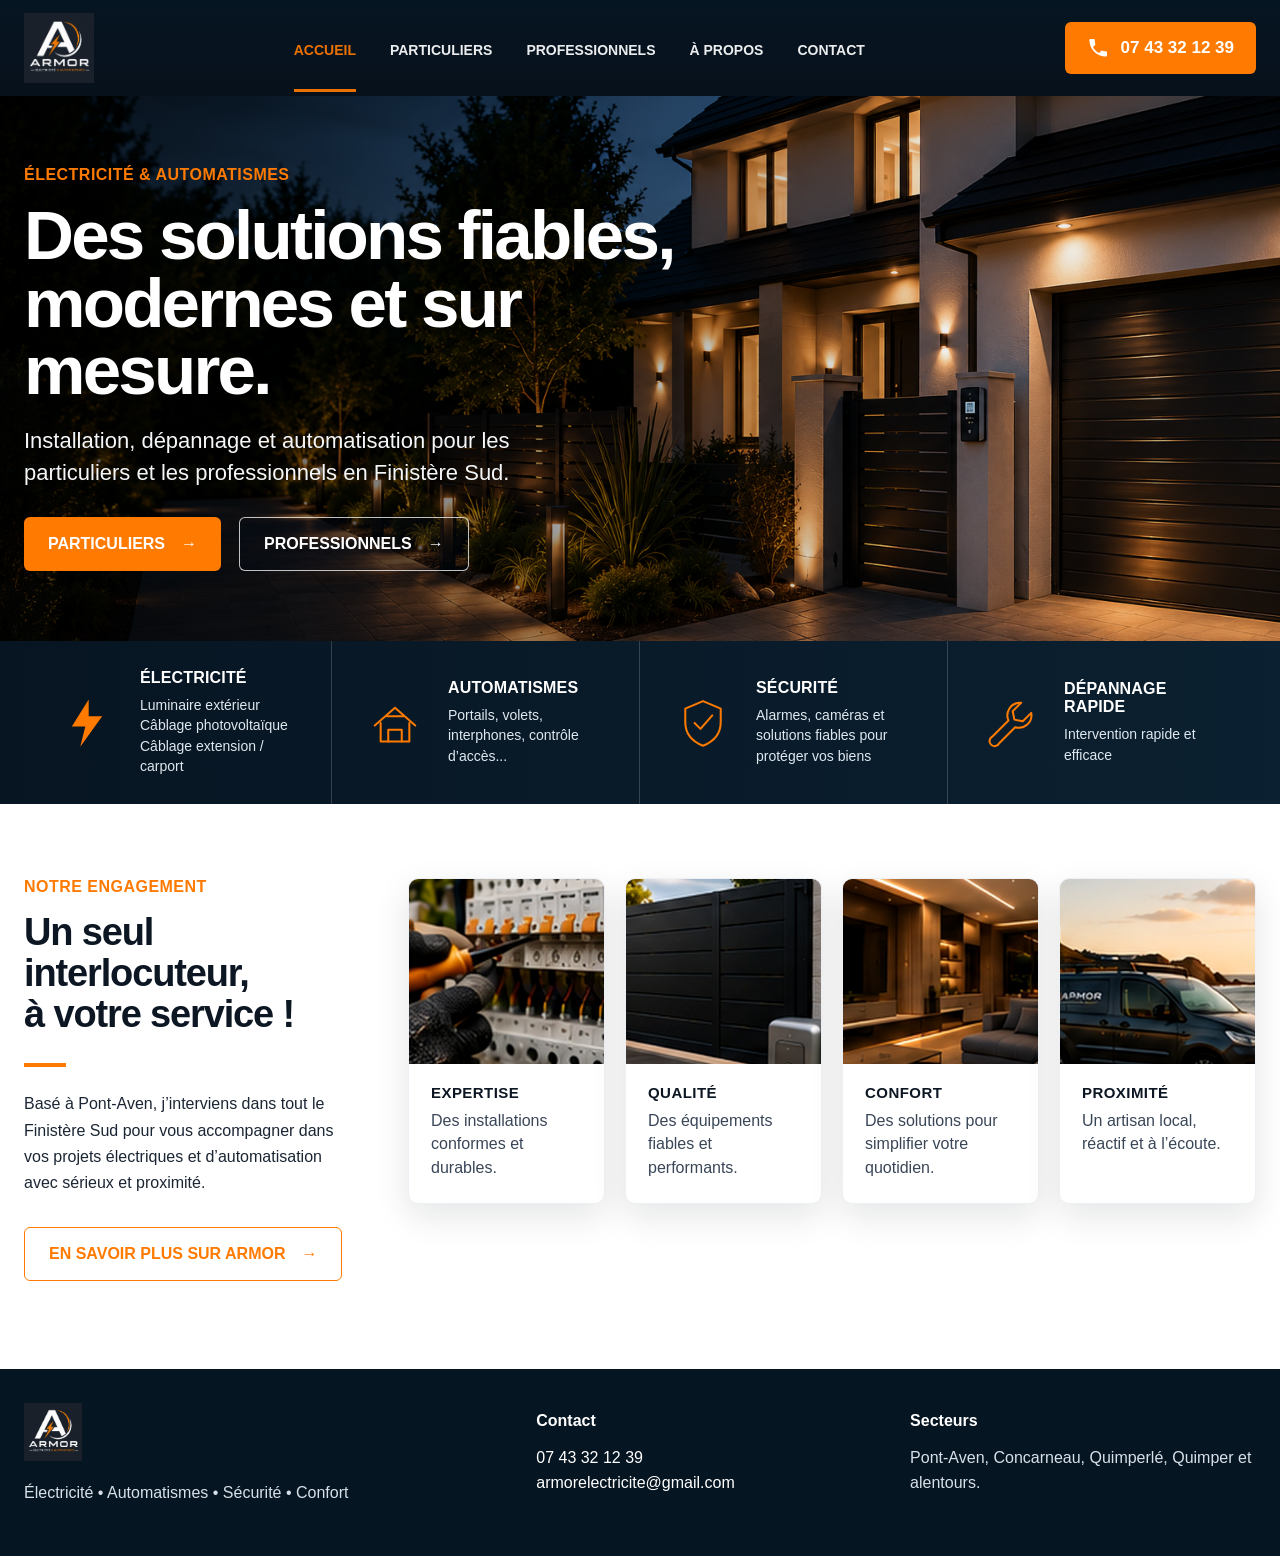
<file: index.html>
<!doctype html><html lang="fr"><head><meta charset="utf-8"><meta name="viewport" content="width=device-width,initial-scale=1"><title>ARMOR Électricité & Automatismes</title><meta name="description" content="ARMOR Électricité & Automatismes à Pont-Aven : électricité, automatismes, sécurité, dépannage et solutions sur mesure."><link rel="stylesheet" href="styles.css"></head><body><header class="topbar"><div class="container nav"><a href="index.html"><img class="logo" src="assets/logo-invers.png" alt="ARMOR Électricité & Automatismes"></a><nav class="menu"><a class="active" href="index.html">Accueil</a><a href="particuliers.html">Particuliers</a><a href="professionnels.html">Professionnels</a><a href="a-propos.html">À propos</a><a href="contact.html">Contact</a></nav><a class="call" href="tel:0743321239"><svg viewBox="0 0 24 24"><path d="M6.6 10.8c1.6 3.1 3.5 5 6.6 6.6l2.2-2.2c.3-.3.8-.4 1.2-.3 1.3.4 2.6.6 4 .6.7 0 1.2.5 1.2 1.2v3.5c0 .7-.5 1.2-1.2 1.2C10.7 21.4 2.6 13.3 2.6 3.4c0-.7.5-1.2 1.2-1.2h3.5c.7 0 1.2.5 1.2 1.2 0 1.4.2 2.8.6 4 .1.4 0 .9-.3 1.2z"/></svg>07 43 32 12 39</a></div></header><main><section class="hero"><div class="container"><div class="hero-copy"><div class="eyebrow">Électricité & Automatismes</div><h1>Des solutions fiables,<br>modernes et sur mesure.</h1><p>Installation, dépannage et automatisation pour les particuliers et les professionnels en Finistère Sud.</p><div class="btns"><a class="btn primary" href="particuliers.html">Particuliers <span>→</span></a><a class="btn ghost" href="professionnels.html">Professionnels <span>→</span></a></div></div></div></section><section class="service-strip"><div class="container strip-grid"><a class="strip-item" href="particuliers.html#electricite"><svg viewBox="0 0 64 64" class="icon-lightning"><path d="M34 4 14 36h16l-6 24 26-36H34z"/></svg><div><h3>Électricité</h3><p>Luminaire extérieur<br>Câblage photovoltaïque<br>Câblage extension / carport</p></div></a><a class="strip-item" href="particuliers.html#automatismes"><svg viewBox="0 0 64 64"><path d="M8 35 32 14l24 21"/><path d="M15 32v22h34V32"/><path d="M24 54V40h16v14"/><path d="M22 24h20"/></svg><div><h3>Automatismes</h3><p>Portails, volets, interphones, contrôle d’accès...</p></div></a><a class="strip-item" href="particuliers.html#securite"><svg viewBox="0 0 64 64"><path d="M32 6 53 15v16c0 14-9 23-21 28C20 54 11 45 11 31V15z"/><path d="m22 32 7 7 14-16"/></svg><div><h3>Sécurité</h3><p>Alarmes, caméras et solutions fiables pour protéger vos biens</p></div></a><a class="strip-item" href="particuliers.html#depannage"><svg viewBox="0 0 64 64"><path d="M42 8a15 15 0 0 0-13 21L10 48a6 6 0 1 0 8 8l19-19A15 15 0 0 0 56 20l-10 10-10-2-2-10 10-10z"/></svg><div><h3>Dépannage rapide</h3><p>Intervention rapide et efficace</p></div></a></div></section><section class="section"><div class="container split"><div class="intro"><div class="eyebrow">Notre engagement</div><h2>Un seul interlocuteur,<br>à votre service !</h2><p class="lead">Basé à Pont-Aven, j’interviens dans tout le Finistère Sud pour vous accompagner dans vos projets électriques et d’automatisation avec sérieux et proximité.</p><a class="btn outline" href="a-propos.html">En savoir plus sur ARMOR <span>→</span></a></div><div class="value-cards"><article class="card"><img src="assets/img-expertise.jpg" alt="Expertise électrique"><div class="card-body"><h3>Expertise</h3><p>Des installations conformes et durables.</p></div></article><article class="card"><img src="assets/img-qualite.jpg" alt="Qualité des installations"><div class="card-body"><h3>Qualité</h3><p>Des équipements fiables et performants.</p></div></article><article class="card"><img src="assets/img-confort.jpg" alt="Confort et automatisation"><div class="card-body"><h3>Confort</h3><p>Des solutions pour simplifier votre quotidien.</p></div></article><article class="card"><img src="assets/img-proximite.jpg" alt="Proximité artisan local"><div class="card-body"><h3>Proximité</h3><p>Un artisan local, réactif et à l’écoute.</p></div></article></div></div></section></main><footer class="footer"><div class="container foot"><div><img src="assets/logo-invers.png" alt="ARMOR"><p>Électricité • Automatismes • Sécurité • Confort</p></div><div><b>Contact</b><p><a href="tel:0743321239">07 43 32 12 39</a><br><a href="mailto:armorelectricite@gmail.com">armorelectricite@gmail.com</a></p></div><div><b>Secteurs</b><p>Pont-Aven, Concarneau, Quimperlé, Quimper et alentours.</p></div></div></footer></body></html>
</file>
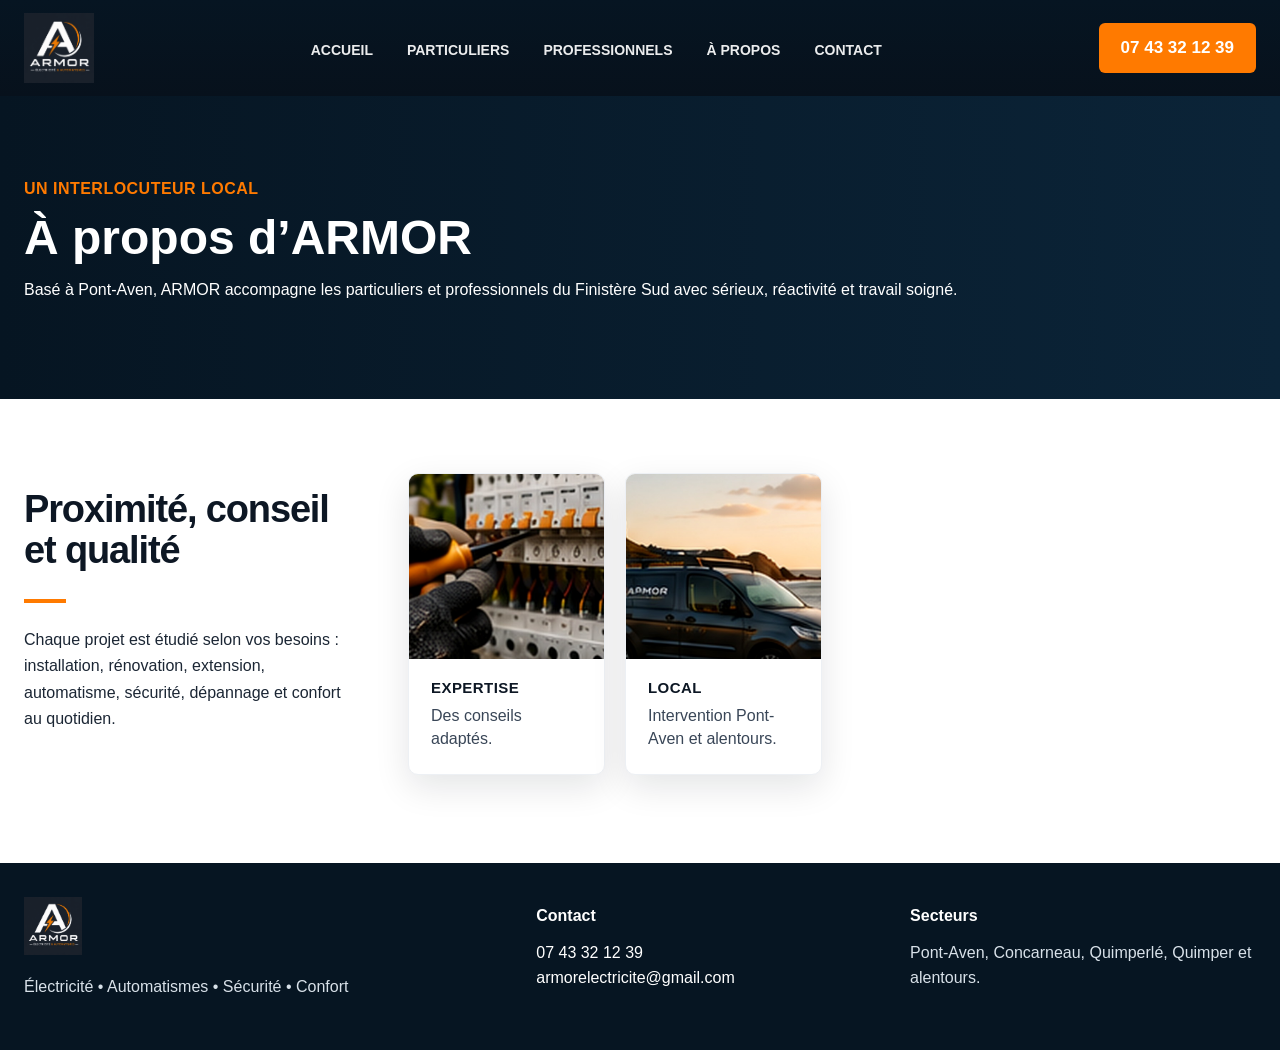
<file: a-propos.html>
<!doctype html><html lang="fr"><head><meta charset="utf-8"><meta name="viewport" content="width=device-width,initial-scale=1"><title>À propos</title><link rel="stylesheet" href="styles.css"></head><body><header class="topbar"><div class="container nav"><a href="index.html"><img class="logo" src="assets/logo-invers.png" alt="ARMOR"></a><nav class="menu"><a href="index.html">Accueil</a><a href="particuliers.html">Particuliers</a><a href="professionnels.html">Professionnels</a><a href="a-propos.html">À propos</a><a href="contact.html">Contact</a></nav><a class="call" href="tel:0743321239">07 43 32 12 39</a></div></header><main><section class="page-hero"><div class="container"><div class="eyebrow">Un interlocuteur local</div><h1>À propos d’ARMOR</h1><p>Basé à Pont-Aven, ARMOR accompagne les particuliers et professionnels du Finistère Sud avec sérieux, réactivité et travail soigné.</p></div></section><section class="section"><div class="container split"><div class="intro"><h2>Proximité, conseil et qualité</h2><p class="lead">Chaque projet est étudié selon vos besoins : installation, rénovation, extension, automatisme, sécurité, dépannage et confort au quotidien.</p></div><div class="value-cards"><article class="card"><img src="assets/img-expertise.jpg"><div class="card-body"><h3>Expertise</h3><p>Des conseils adaptés.</p></div></article><article class="card"><img src="assets/img-proximite.jpg"><div class="card-body"><h3>Local</h3><p>Intervention Pont-Aven et alentours.</p></div></article></div></div></section></main><footer class="footer"><div class="container foot"><div><img src="assets/logo-invers.png" alt="ARMOR"><p>Électricité • Automatismes • Sécurité • Confort</p></div><div><b>Contact</b><p><a href="tel:0743321239">07 43 32 12 39</a><br><a href="mailto:armorelectricite@gmail.com">armorelectricite@gmail.com</a></p></div><div><b>Secteurs</b><p>Pont-Aven, Concarneau, Quimperlé, Quimper et alentours.</p></div></div></footer></body></html>
</file>
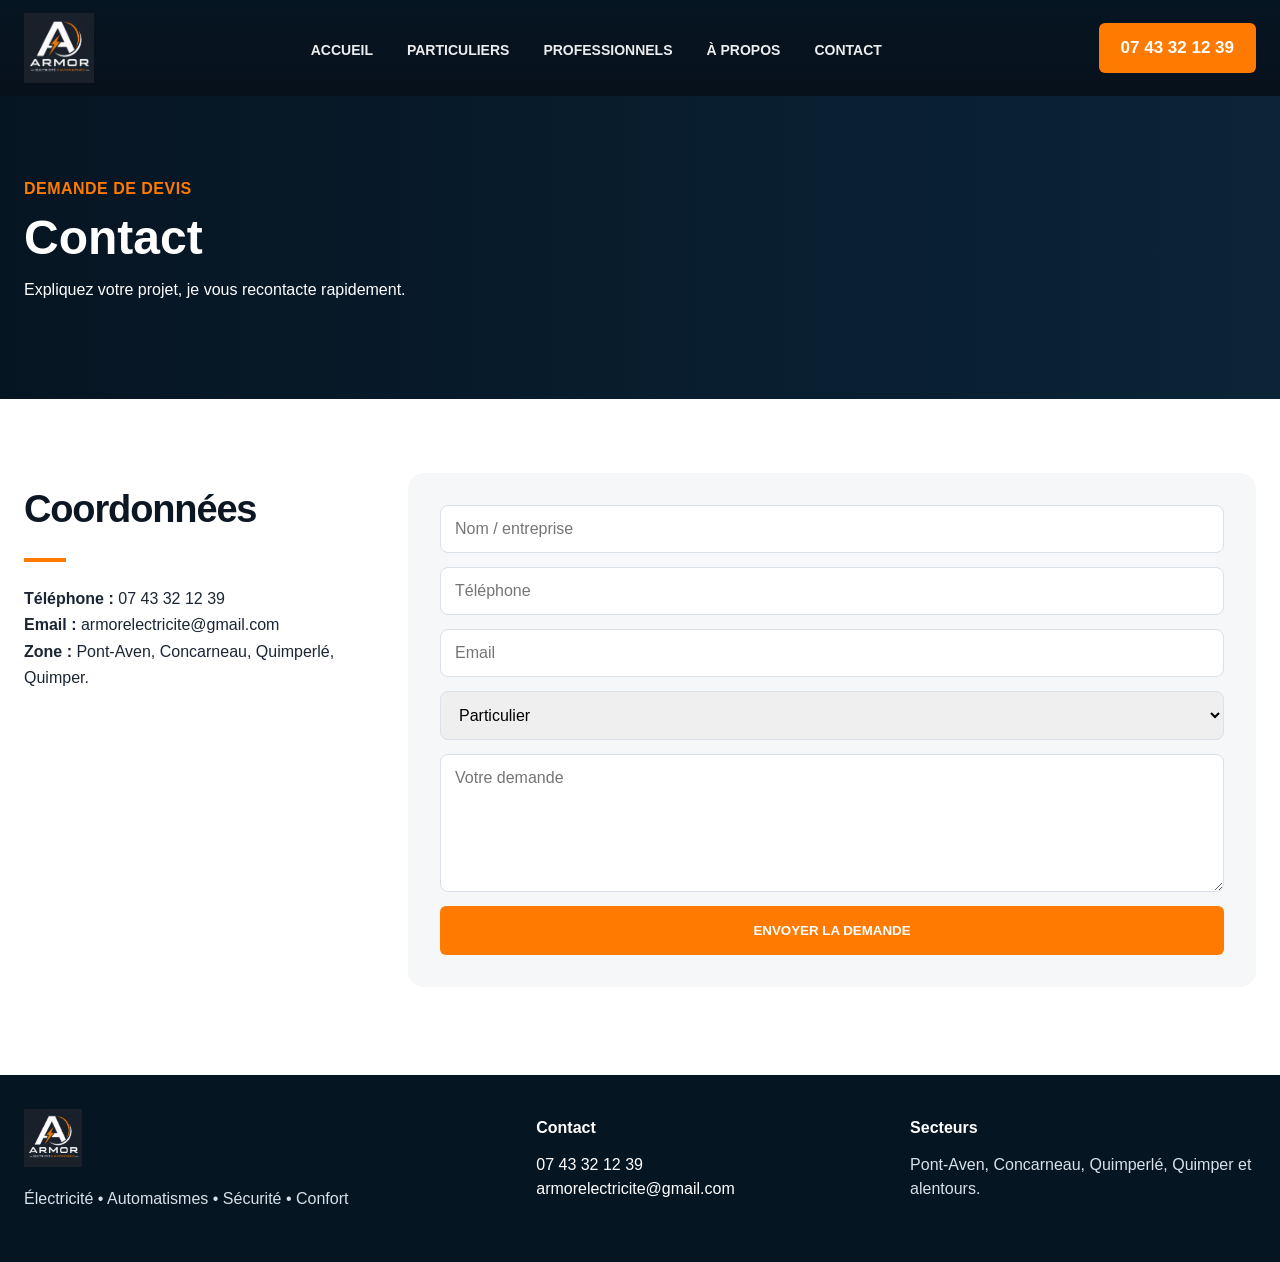
<file: contact.html>
<!doctype html><html lang="fr"><head><meta charset="utf-8"><meta name="viewport" content="width=device-width,initial-scale=1"><title>Contact</title><link rel="stylesheet" href="styles.css"></head><body><header class="topbar"><div class="container nav"><a href="index.html"><img class="logo" src="assets/logo-invers.png" alt="ARMOR"></a><nav class="menu"><a href="index.html">Accueil</a><a href="particuliers.html">Particuliers</a><a href="professionnels.html">Professionnels</a><a href="a-propos.html">À propos</a><a href="contact.html">Contact</a></nav><a class="call" href="tel:0743321239">07 43 32 12 39</a></div></header><main><section class="page-hero"><div class="container"><div class="eyebrow">Demande de devis</div><h1>Contact</h1><p>Expliquez votre projet, je vous recontacte rapidement.</p></div></section><section class="section"><div class="container split"><div class="intro"><h2>Coordonnées</h2><p class="lead"><b>Téléphone :</b> <a href="tel:0743321239">07 43 32 12 39</a><br><b>Email :</b> <a href="mailto:armorelectricite@gmail.com">armorelectricite@gmail.com</a><br><b>Zone :</b> Pont-Aven, Concarneau, Quimperlé, Quimper.</p></div><div class="contact-box"><form class="contact-form" action="https://formspree.io/f/xnjygwyq" method="POST"><input type="hidden" name="_subject" value="Nouvelle demande depuis le site ARMOR"><input name="nom" placeholder="Nom / entreprise" required><input name="telephone" placeholder="Téléphone" required><input type="email" name="email" placeholder="Email" required><select name="profil"><option>Particulier</option><option>Professionnel</option></select><textarea name="message" rows="6" placeholder="Votre demande" required></textarea><button class="btn primary" type="submit">Envoyer la demande</button></form></div></div></section></main><footer class="footer"><div class="container foot"><div><img src="assets/logo-invers.png" alt="ARMOR"><p>Électricité • Automatismes • Sécurité • Confort</p></div><div><b>Contact</b><p><a href="tel:0743321239">07 43 32 12 39</a><br><a href="mailto:armorelectricite@gmail.com">armorelectricite@gmail.com</a></p></div><div><b>Secteurs</b><p>Pont-Aven, Concarneau, Quimperlé, Quimper et alentours.</p></div></div></footer></body></html>
</file>
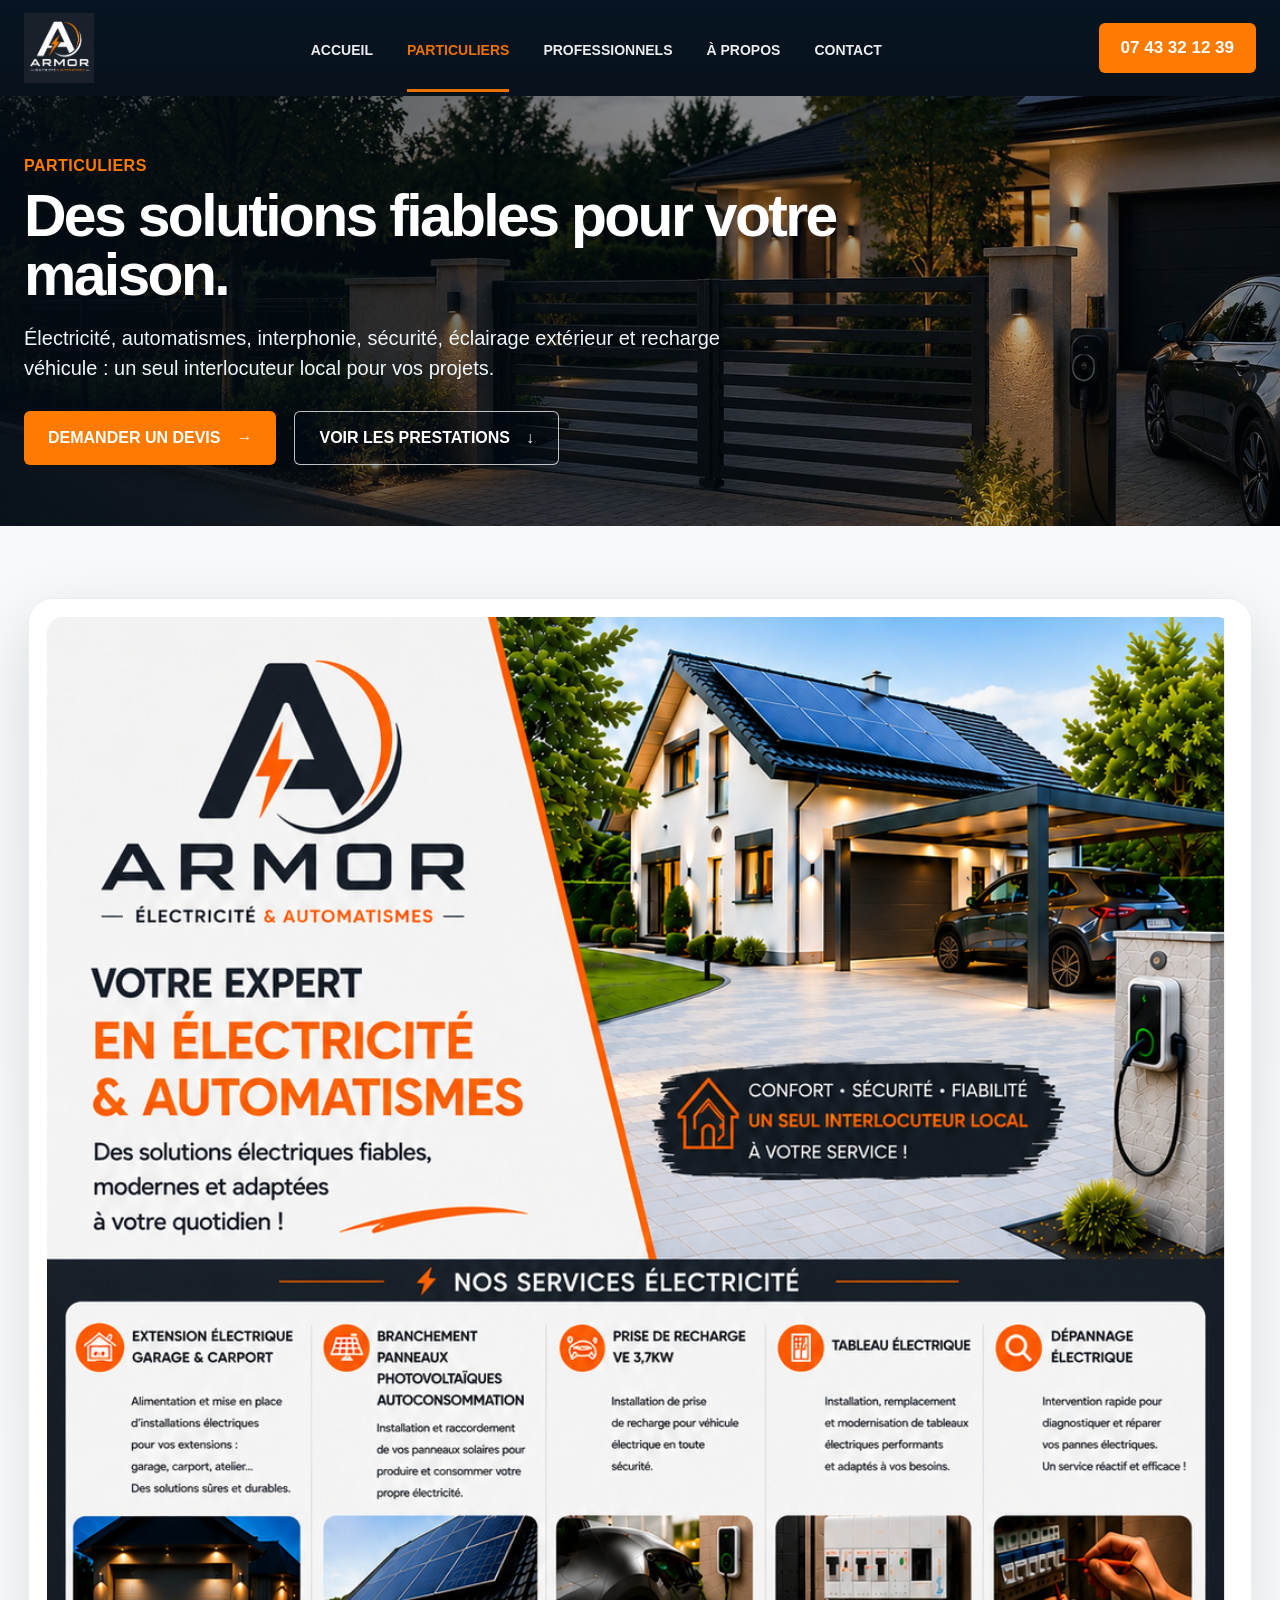
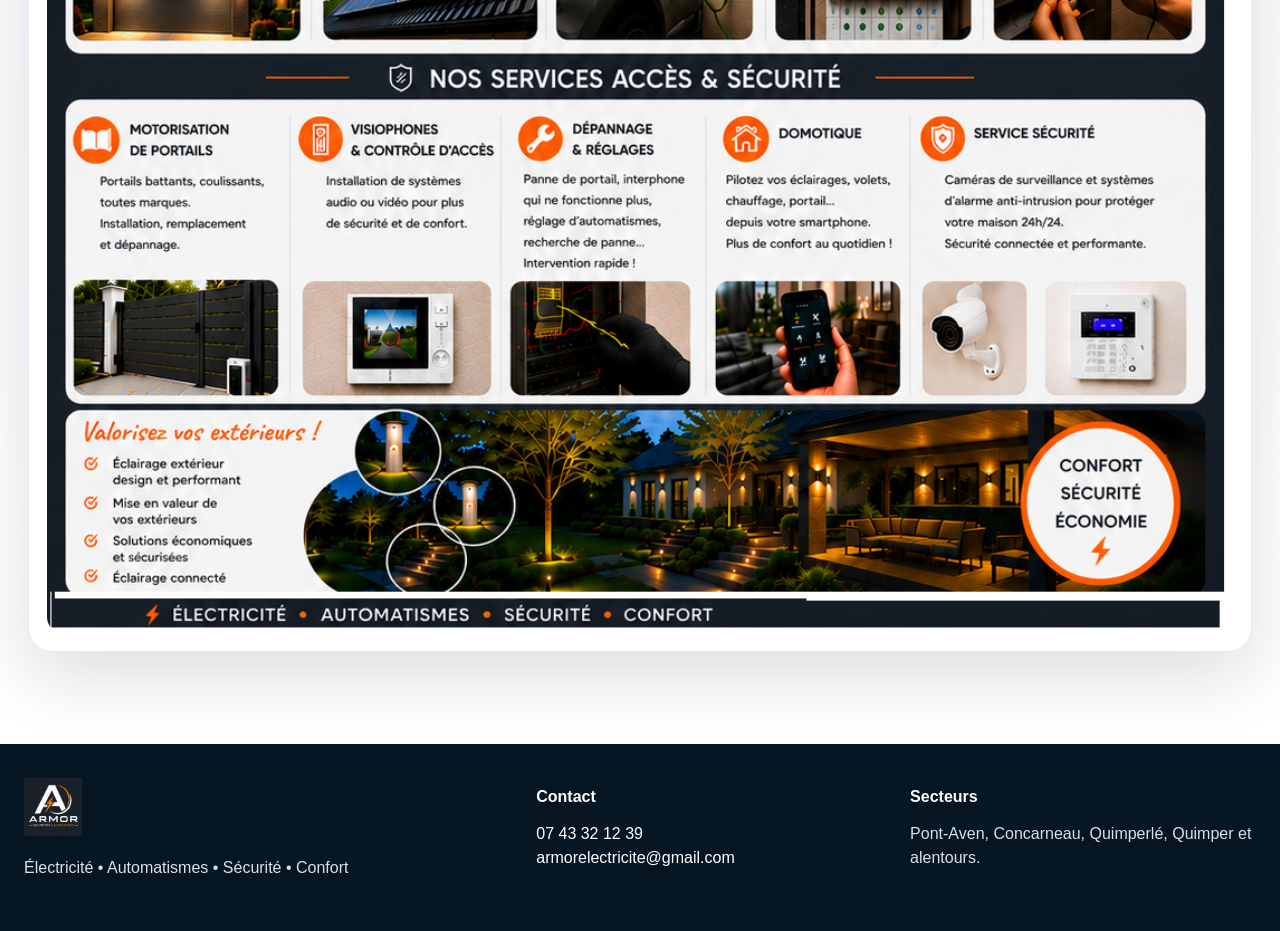
<file: particuliers.html>
<!doctype html><html lang="fr"><head><meta charset="utf-8"><meta name="viewport" content="width=device-width,initial-scale=1"><title>Particuliers | ARMOR Électricité & Automatismes</title><meta name="description" content="Électricité, automatismes, interphonie, sécurité, éclairage extérieur, photovoltaïque et prise VE 3,7 kW pour particuliers en Finistère Sud."><link rel="stylesheet" href="styles.css"></head><body><header class="topbar"><div class="container nav"><a href="index.html"><img class="logo" src="assets/logo-invers.png" alt="ARMOR Électricité & Automatismes"></a><nav class="menu"><a href="index.html">Accueil</a><a class="active" href="particuliers.html">Particuliers</a><a class="" href="professionnels.html">Professionnels</a><a href="a-propos.html">À propos</a><a href="contact.html">Contact</a></nav><a class="call" href="tel:0743321239">07 43 32 12 39</a></div></header><main>
<section class="v5-hero particulier-v5"><div class="container"><div class="eyebrow">Particuliers</div><h1>Des solutions fiables pour votre maison.</h1><p>Électricité, automatismes, interphonie, sécurité, éclairage extérieur et recharge véhicule : un seul interlocuteur local pour vos projets.</p><div class="btns"><a class="btn primary" href="contact.html">Demander un devis <span>→</span></a><a class="btn ghost" href="#services">Voir les prestations <span>↓</span></a></div></div></section>
<section class="v7-single-visual">
  <div class="container">
    <div class="v7-image-frame">
      <img src="assets/v7-particuliers-prestations.jpg" alt="Prestations particuliers ARMOR">
    </div>
  </div>
</section>
</main><footer class="footer"><div class="container foot"><div><img src="assets/logo-invers.png" alt="ARMOR"><p>Électricité • Automatismes • Sécurité • Confort</p></div><div><b>Contact</b><p><a href="tel:0743321239">07 43 32 12 39</a><br><a href="mailto:armorelectricite@gmail.com">armorelectricite@gmail.com</a></p></div><div><b>Secteurs</b><p>Pont-Aven, Concarneau, Quimperlé, Quimper et alentours.</p></div></div></footer></body></html>
</file>
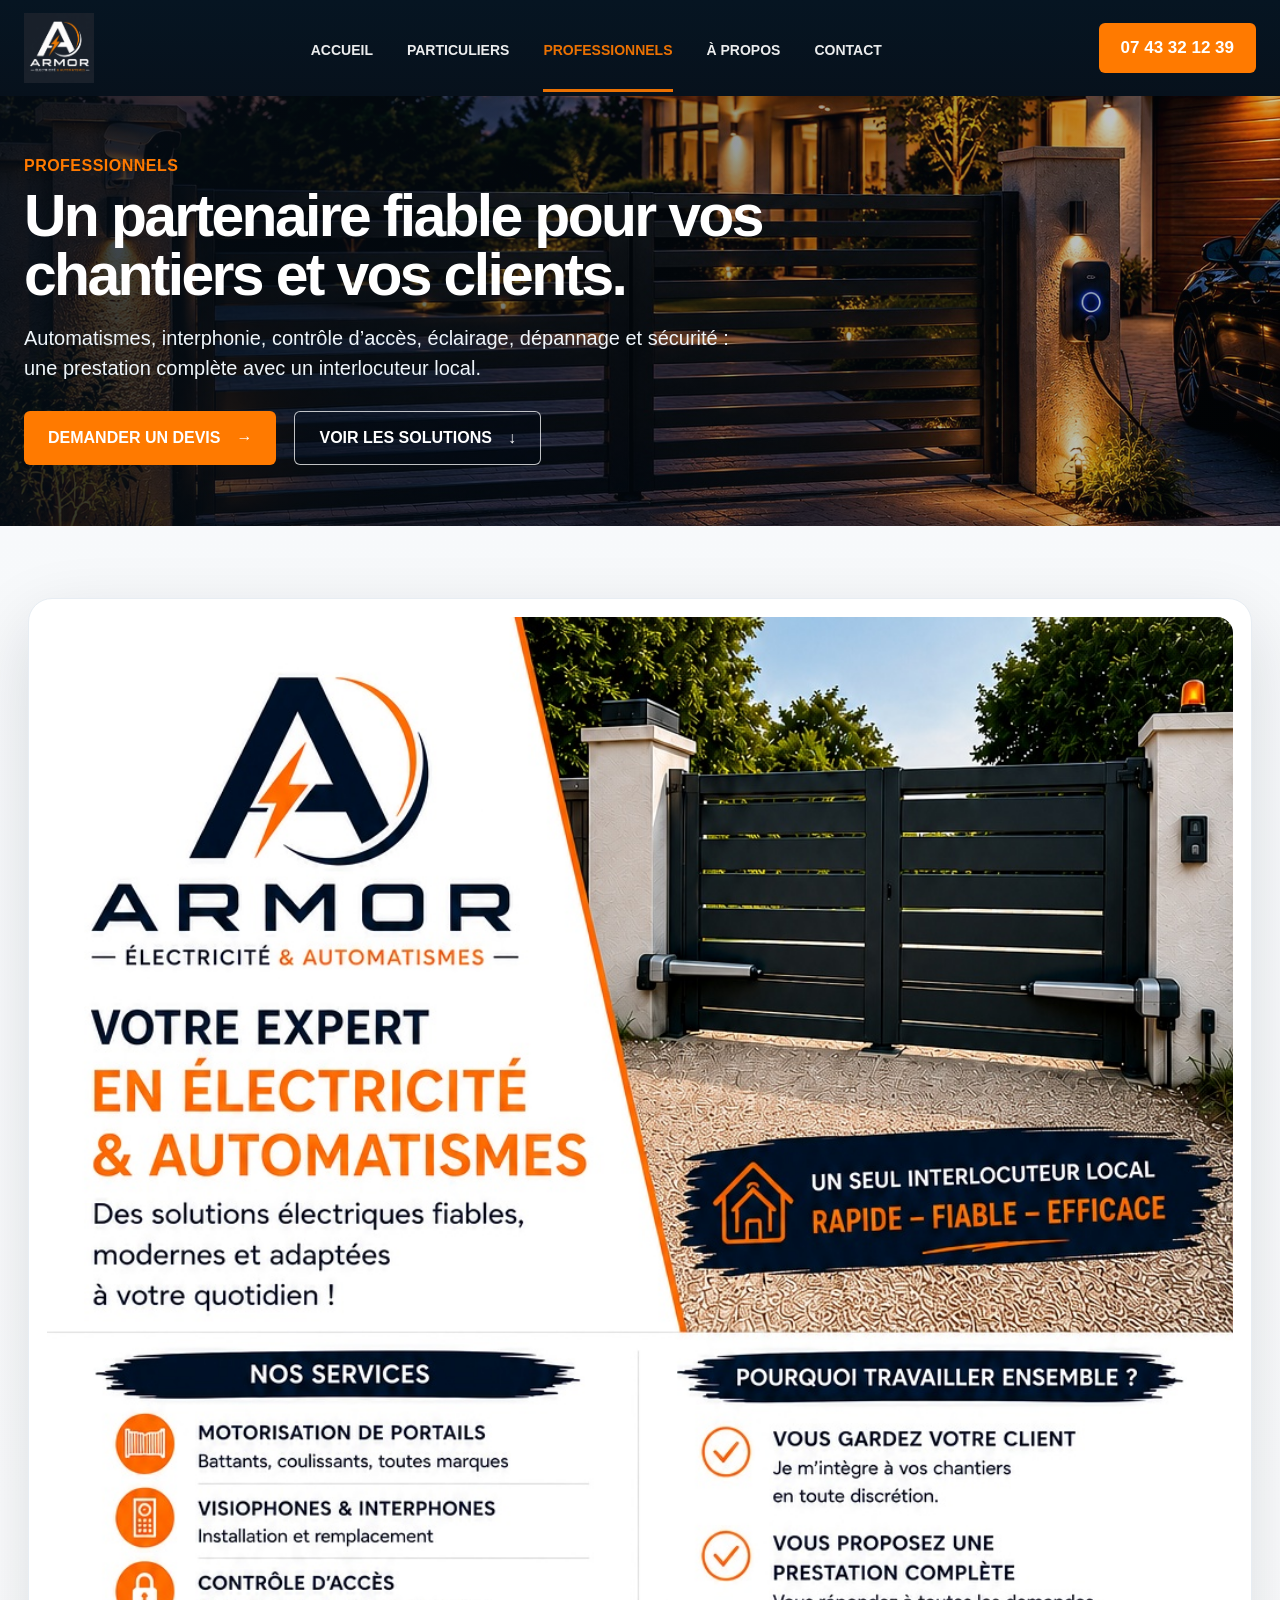
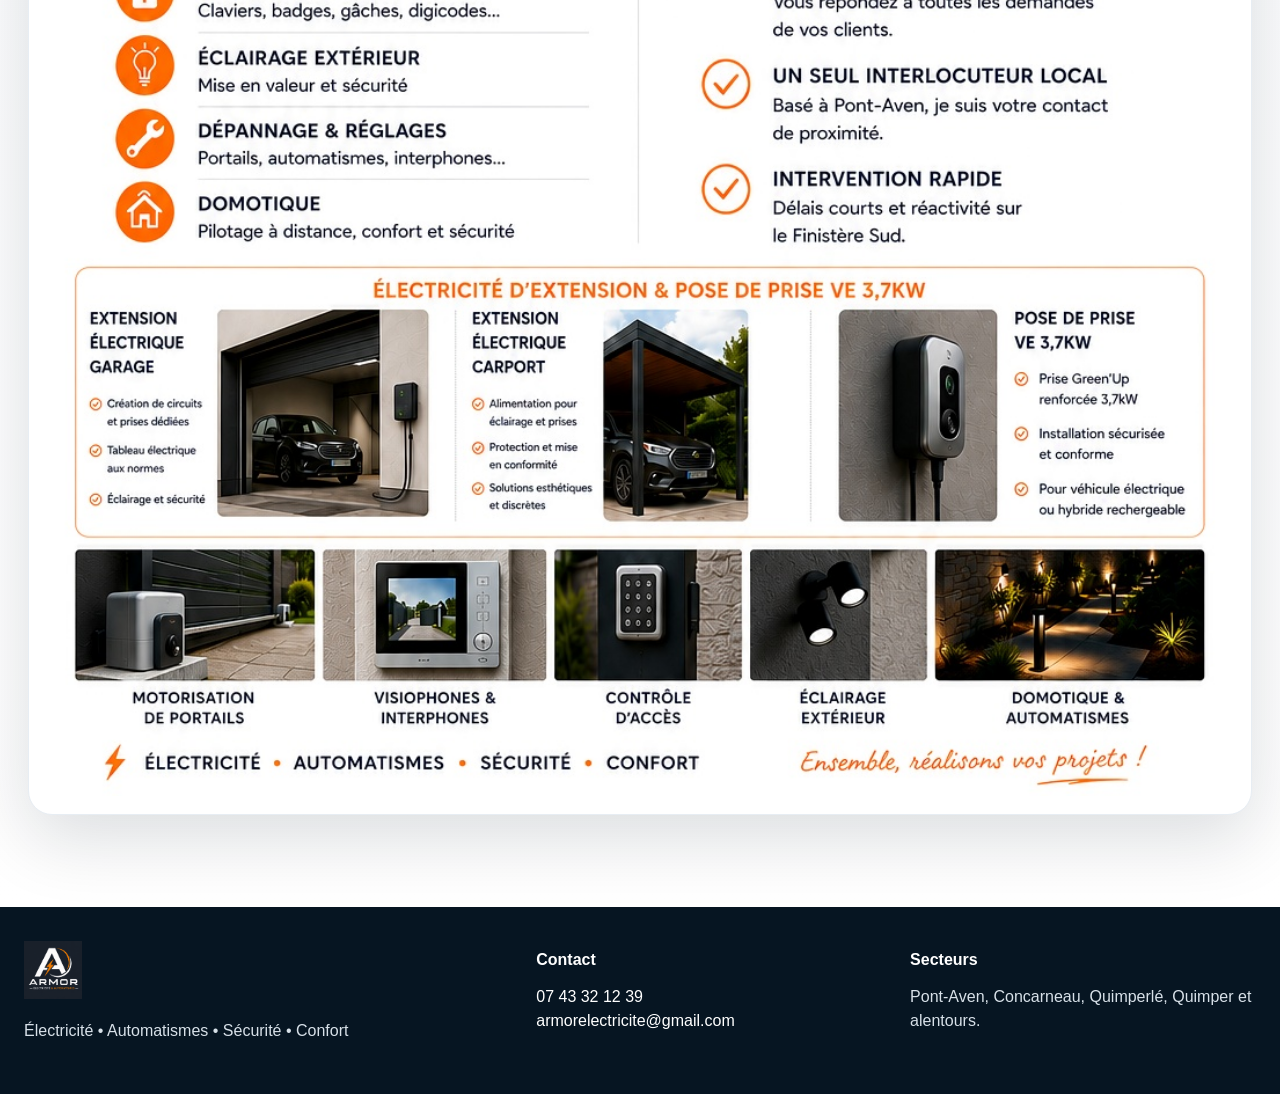
<file: professionnels.html>
<!doctype html><html lang="fr"><head><meta charset="utf-8"><meta name="viewport" content="width=device-width,initial-scale=1"><title>Professionnels | ARMOR Électricité & Automatismes</title><meta name="description" content="Prestations pour professionnels : automatismes, contrôle d’accès, interphonie, maintenance, sécurité et dépannage en Finistère Sud."><link rel="stylesheet" href="styles.css"></head><body><header class="topbar"><div class="container nav"><a href="index.html"><img class="logo" src="assets/logo-invers.png" alt="ARMOR Électricité & Automatismes"></a><nav class="menu"><a href="index.html">Accueil</a><a class="" href="particuliers.html">Particuliers</a><a class="active" href="professionnels.html">Professionnels</a><a href="a-propos.html">À propos</a><a href="contact.html">Contact</a></nav><a class="call" href="tel:0743321239">07 43 32 12 39</a></div></header><main>
<section class="v5-hero pro-v5"><div class="container"><div class="eyebrow">Professionnels</div><h1>Un partenaire fiable pour vos chantiers et vos clients.</h1><p>Automatismes, interphonie, contrôle d’accès, éclairage, dépannage et sécurité : une prestation complète avec un interlocuteur local.</p><div class="btns"><a class="btn primary" href="contact.html">Demander un devis <span>→</span></a><a class="btn ghost" href="#services">Voir les solutions <span>↓</span></a></div></div></section>
<section class="v7-single-visual">
  <div class="container">
    <div class="v7-image-frame">
      <img src="assets/v7-professionnels-prestations.jpg" alt="Prestations professionnels ARMOR">
    </div>
  </div>
</section>
</main><footer class="footer"><div class="container foot"><div><img src="assets/logo-invers.png" alt="ARMOR"><p>Électricité • Automatismes • Sécurité • Confort</p></div><div><b>Contact</b><p><a href="tel:0743321239">07 43 32 12 39</a><br><a href="mailto:armorelectricite@gmail.com">armorelectricite@gmail.com</a></p></div><div><b>Secteurs</b><p>Pont-Aven, Concarneau, Quimperlé, Quimper et alentours.</p></div></div></footer></body></html>
</file>
<file: styles.css>
:root{--navy:#061522;--navy2:#0a2133;--orange:#ff7a00;--white:#fff;--text:#0d1724;--muted:#596575;--line:rgba(255,255,255,.18);--shadow:0 20px 50px rgba(0,0,0,.16)}*{box-sizing:border-box}body{margin:0;font-family:Inter,Arial,Helvetica,sans-serif;color:var(--text);background:#fff}a{text-decoration:none;color:inherit}.container{width:min(1320px,calc(100% - 48px));margin:auto}.topbar{height:96px;background:linear-gradient(180deg,#061522,#07111c);position:relative;z-index:10}.nav{height:96px;display:flex;align-items:center;justify-content:space-between;gap:28px}.logo{height:70px;width:auto;display:block}.menu{display:flex;gap:34px;align-items:center;font-weight:800;text-transform:uppercase;font-size:14px;color:#fff}.menu a{opacity:.92;padding:38px 0 31px;border-bottom:3px solid transparent}.menu a.active,.menu a:hover{color:var(--orange);border-bottom-color:var(--orange)}.call{display:flex;align-items:center;gap:12px;background:var(--orange);color:#fff;border-radius:6px;padding:15px 22px;font-weight:900;font-size:17px;white-space:nowrap}.call svg{width:22px;height:22px;fill:currentColor}.hero{position:relative;min-height:540px;background-image:linear-gradient(90deg,rgba(0,0,0,.72) 0%,rgba(0,0,0,.42) 39%,rgba(0,0,0,.06) 74%),url('assets/hero-maison.png');background-size:cover;background-position:center;display:flex;align-items:center}.hero-copy{max-width:650px;color:#fff;padding:70px 0}.eyebrow{color:var(--orange);font-weight:900;letter-spacing:.03em;text-transform:uppercase;font-size:16px}.hero h1{font-size:clamp(42px,5.4vw,74px);line-height:.98;margin:18px 0 20px;letter-spacing:-.04em}.hero p{font-size:22px;line-height:1.45;margin:0 0 28px;color:#f4f6f8;max-width:580px}.btns{display:flex;gap:18px;flex-wrap:wrap}.btn{display:inline-flex;align-items:center;justify-content:center;gap:16px;min-width:190px;padding:17px 24px;border-radius:6px;font-weight:900;text-transform:uppercase}.btn.primary{background:var(--orange);color:#fff}.btn.ghost{color:#fff;border:1px solid rgba(255,255,255,.75);background:rgba(3,14,25,.28)}.btn.outline{min-width:0;color:var(--orange);border:1px solid var(--orange);background:#fff}.service-strip{background:linear-gradient(90deg,#071522,#0b2030);color:#fff}.strip-grid{display:grid;grid-template-columns:repeat(4,1fr)}.strip-item{min-height:126px;display:grid;grid-template-columns:58px 1fr;gap:22px;align-items:center;padding:28px 36px;border-right:1px solid var(--line)}.strip-item:last-child{border-right:0}.strip-item svg{width:54px;height:54px;stroke:var(--orange);fill:none;stroke-width:2.4;stroke-linecap:round;stroke-linejoin:round}.strip-item h3{font-size:16px;margin:0 0 8px;text-transform:uppercase;letter-spacing:.01em}.strip-item p{margin:0;color:#dfe8ef;line-height:1.45;font-size:14px}.section{padding:74px 0 88px}.split{display:grid;grid-template-columns:330px 1fr;gap:54px;align-items:start}.intro h2{font-size:38px;line-height:1.08;margin:16px 0 24px;letter-spacing:-.03em}.intro h2:after{content:"";display:block;width:42px;height:4px;background:var(--orange);margin-top:28px}.lead{color:#1b2634;line-height:1.65;font-size:16px;margin-bottom:30px}.value-cards{display:grid;grid-template-columns:repeat(4,1fr);gap:20px}.card{background:#fff;border-radius:10px;overflow:hidden;box-shadow:0 12px 35px rgba(4,19,31,.11);border:1px solid #edf0f4}.card img{width:100%;aspect-ratio:16/9;height:auto;object-fit:cover;object-position:center;display:block;background:#eef2f5}.card-body{padding:20px 22px 24px}.card h3{margin:0 0 8px;font-size:15px;text-transform:uppercase;letter-spacing:.03em}.card p{margin:0;color:#394657;line-height:1.45}.footer{background:#061522;color:#fff;padding:34px 0}.foot{display:grid;grid-template-columns:1.4fr 1fr 1fr;gap:28px;align-items:center}.footer img{height:58px}.footer p{color:#d8e1e9;line-height:1.55}.footer a{color:#fff}.page-hero{padding:84px 0;background:linear-gradient(90deg,#061522,#0b2438);color:#fff}.page-hero h1{font-size:48px;margin:12px 0}.grid3{display:grid;grid-template-columns:repeat(3,1fr);gap:24px}.service-card{padding:30px;border-radius:16px;background:#fff;box-shadow:var(--shadow);border:1px solid #eef2f5}.service-card svg{width:56px;height:56px;stroke:var(--orange);fill:none;stroke-width:2}.service-card h2{font-size:22px}.contact-box{background:#f5f7f9;padding:32px;border-radius:16px}.contact-form{display:grid;gap:14px}.contact-form input,.contact-form textarea,.contact-form select{width:100%;padding:14px;border:1px solid #d9e0e7;border-radius:8px;font:inherit}.contact-form button{border:0;cursor:pointer}.small{font-size:13px;color:var(--muted)}@media(max-width:1050px){.menu{display:none}.topbar,.nav{height:82px}.logo{height:58px}.strip-grid{grid-template-columns:repeat(2,1fr)}.strip-item:nth-child(2){border-right:0}.split{grid-template-columns:1fr}.value-cards{grid-template-columns:repeat(2,1fr)}.grid3{grid-template-columns:1fr 1fr}}@media(max-width:700px){.container{width:min(100% - 28px,1320px)}.call{display:none}.hero{min-height:590px;background-position:62% center}.hero-copy{padding:44px 0}.hero h1{font-size:43px}.hero p{font-size:18px}.btn{width:100%}.strip-grid,.value-cards,.grid3,.foot{grid-template-columns:1fr}.strip-item{border-right:0;border-bottom:1px solid var(--line);padding:24px 4px}.strip-item:last-child{border-bottom:0}.section{padding:48px 0}.card img{height:auto;aspect-ratio:16/9}}

/* Corrections cadrage / lisibilité */
.strip-item{min-width:0}.strip-item div{min-width:0}.strip-item p{word-break:normal}.value-cards .card:nth-child(1) img{object-position:center center}.value-cards .card:nth-child(2) img{object-position:center center}.value-cards .card:nth-child(3) img{object-position:center center}.value-cards .card:nth-child(4) img{object-position:center center}
@media(max-width:1220px){.strip-item{padding:24px 22px;gap:16px}.strip-item svg{width:46px;height:46px}.strip-item h3{font-size:15px}.strip-item p{font-size:13px}.call{padding:13px 18px}}
@media(max-width:520px){.hero h1{font-size:38px}.strip-item{grid-template-columns:46px 1fr}.strip-item svg{width:42px;height:42px}}

.strip-item svg.icon-lightning{fill:var(--orange);stroke:none;width:54px;height:54px}
@media(max-width:1220px){.strip-item svg.icon-lightning{width:46px;height:46px}}
@media(max-width:520px){.strip-item svg.icon-lightning{width:42px;height:42px}}

.value-cards .card img{height:185px;aspect-ratio:auto;object-fit:cover;object-position:center;}
@media(max-width:700px){.value-cards .card img{height:210px;}}

.cards img{object-fit:cover;height:240px;width:100%;display:block}.card{overflow:hidden}

/* V3 pages prestations */
.visual-hero{padding:64px 0;background:linear-gradient(135deg,#061522,#0b2132);overflow:hidden}.page-hero-grid{display:grid;grid-template-columns:1fr 520px;gap:56px;align-items:center}.visual-hero h1{font-size:clamp(38px,4.2vw,64px);line-height:1;margin:14px 0 18px;letter-spacing:-.04em;max-width:820px}.visual-hero p{font-size:20px;line-height:1.5;color:#e6eef5;max-width:720px}.visual-hero img{width:100%;height:360px;object-fit:cover;border-radius:20px;box-shadow:0 24px 60px rgba(0,0,0,.35);border:1px solid rgba(255,255,255,.16)}.compact{padding-top:62px}.section-title{text-align:center;max-width:820px;margin:0 auto 36px}.section-title h2{font-size:clamp(30px,3.2vw,48px);line-height:1.08;margin:12px 0 12px;letter-spacing:-.035em}.section-title p{font-size:18px;line-height:1.55;color:#526070;margin:0}.service-grid{display:grid;grid-template-columns:repeat(3,1fr);gap:24px}.detail-card{background:#fff;border:1px solid #e8edf2;border-radius:18px;overflow:hidden;box-shadow:0 18px 45px rgba(5,22,35,.12);display:flex;flex-direction:column}.detail-card img{width:100%;height:220px;object-fit:cover;display:block}.detail-card div{padding:24px}.detail-card span{color:var(--orange);font-weight:900;text-transform:uppercase;font-size:13px;letter-spacing:.06em}.detail-card h3{font-size:23px;line-height:1.1;margin:9px 0 12px;color:#0d1724}.detail-card p{color:#354254;line-height:1.55;margin:0 0 14px}.detail-card ul{margin:0;padding-left:18px;color:#526070;line-height:1.7}.detail-card li::marker{color:var(--orange)}.cta-band{background:linear-gradient(90deg,#061522,#0b2438);color:#fff;padding:52px 0}.cta-band .container{display:flex;align-items:center;justify-content:space-between;gap:28px}.cta-band h2{font-size:34px;margin:0 0 8px}.cta-band p{margin:0;color:#dfe8ef}.pro-promise{background:#f5f7f9;padding:60px 0}.promise-grid{display:grid;grid-template-columns:1.2fr 1fr;gap:42px;align-items:center}.promise-grid h2{font-size:42px;line-height:1.05;margin:0 0 16px}.promise-grid p{line-height:1.65}.promise-list{background:#fff;border-radius:18px;padding:28px;box-shadow:0 14px 36px rgba(5,22,35,.1)}.promise-list p{font-weight:900;margin:0 0 14px;color:#101b2a}.promise-list p:last-child{margin-bottom:0}
@media(max-width:1050px){.page-hero-grid{grid-template-columns:1fr}.visual-hero img{height:320px}.service-grid{grid-template-columns:repeat(2,1fr)}.cta-band .container{display:block}.cta-band .btn{margin-top:20px}.promise-grid{grid-template-columns:1fr}}
@media(max-width:700px){.visual-hero{padding:44px 0}.visual-hero img{height:240px;border-radius:14px}.visual-hero p{font-size:17px}.service-grid{grid-template-columns:1fr}.detail-card img{height:210px}.cta-band h2{font-size:28px}.promise-grid h2{font-size:32px}}

/* V3 image replacements: clean real-photo rendering */
.visual-hero img,.detail-card img,.card img{object-fit:cover;object-position:center;}
.particuliers-hero img,.pro-hero img{object-position:center center;}
.detail-card img{background:#101820;}


/* ===== V5 pages Particuliers / Professionnels ===== */
.v5-hero{position:relative;min-height:430px;display:flex;align-items:center;color:#fff;background-size:cover;background-position:center;overflow:hidden}
.v5-hero:before{content:"";position:absolute;inset:0;background:linear-gradient(90deg,rgba(4,13,22,.84),rgba(4,13,22,.46),rgba(4,13,22,.18))}
.v5-hero .container{position:relative;z-index:1}
.v5-hero h1{font-size:clamp(38px,4.6vw,68px);line-height:1;margin:12px 0 18px;letter-spacing:-.045em;max-width:860px}
.v5-hero p{font-size:20px;line-height:1.5;color:#eef5fa;max-width:740px;margin:0 0 28px}
.particulier-v5{background-image:url('assets/part-hero-elec.jpg')}
.pro-v5{background-image:url('assets/pro-hero.jpg')}
.v5-intro{padding:54px 0;background:#fff}
.v5-intro-grid{display:grid;grid-template-columns:1fr 1fr;gap:26px;align-items:stretch}
.v5-panel{border-radius:20px;padding:30px;background:linear-gradient(180deg,#fff,#f6f8fb);border:1px solid #e8edf2;box-shadow:0 15px 38px rgba(5,22,35,.1)}
.v5-panel.dark{background:linear-gradient(135deg,#061522,#0b2438);color:#fff}
.v5-panel.dark p,.v5-panel.dark li{color:#dfe8ef}
.v5-panel h2{font-size:30px;margin:0 0 14px;letter-spacing:-.025em}
.v5-panel p{line-height:1.6;color:#49586a;margin:0 0 16px}
.v5-checks{list-style:none;padding:0;margin:0;display:grid;gap:10px}
.v5-checks li{position:relative;padding-left:28px;color:#3d4b5c;line-height:1.45}
.v5-checks li:before{content:"✓";position:absolute;left:0;top:0;color:var(--orange);font-weight:900}
.v5-services{padding:68px 0;background:#f6f8fb}
.v5-title{text-align:center;max-width:820px;margin:0 auto 34px}
.v5-title h2{font-size:clamp(32px,3.4vw,50px);line-height:1.05;margin:10px 0 12px;letter-spacing:-.04em}
.v5-title p{font-size:18px;color:#526070;line-height:1.55;margin:0}
.v5-grid{display:grid;grid-template-columns:repeat(3,1fr);gap:24px}
.v5-card{background:#fff;border-radius:18px;overflow:hidden;border:1px solid #e6ecf2;box-shadow:0 18px 45px rgba(5,22,35,.11);display:flex;flex-direction:column}
.v5-card img{width:100%;height:210px;object-fit:cover;display:block}
.v5-card-body{padding:24px}
.v5-card .tag{display:inline-flex;align-items:center;gap:8px;color:var(--orange);font-weight:900;text-transform:uppercase;font-size:12px;letter-spacing:.07em;margin-bottom:10px}
.v5-card h3{margin:0 0 12px;font-size:23px;line-height:1.1}
.v5-card p{margin:0 0 14px;color:#3e4c5d;line-height:1.55}
.v5-card ul{margin:0;padding-left:18px;color:#526070;line-height:1.7}
.v5-card li::marker{color:var(--orange)}
.flyer-gallery{padding:72px 0;background:#fff}
.flyer-wrap{display:grid;grid-template-columns:1fr;gap:28px}
.flyer-box{background:#061522;border-radius:24px;padding:18px;box-shadow:0 24px 70px rgba(5,22,35,.22);border:1px solid rgba(255,122,0,.28)}
.flyer-box img{width:100%;display:block;border-radius:16px;height:auto;background:#fff}
.flyer-box.small{max-width:1050px;margin:0 auto}
.v5-band{background:linear-gradient(90deg,#061522,#0b2438);color:#fff;padding:46px 0}
.v5-band .container{display:grid;grid-template-columns:1fr auto;gap:24px;align-items:center}
.v5-band h2{margin:0 0 8px;font-size:34px}
.v5-band p{margin:0;color:#dce6ee;line-height:1.55}
@media(max-width:1050px){.v5-intro-grid,.v5-grid{grid-template-columns:1fr 1fr}.v5-band .container{display:block}.v5-band .btn{margin-top:20px}}
@media(max-width:700px){.v5-hero{min-height:520px;background-position:center}.v5-hero p{font-size:17px}.v5-intro-grid,.v5-grid{grid-template-columns:1fr}.v5-card img{height:205px}.flyer-box{padding:8px;border-radius:14px}.flyer-box img{border-radius:10px}.v5-band h2{font-size:28px}}

.flyers-side-by-side{
 display:grid;
 grid-template-columns:1fr 8px 1fr;
 gap:20px;
 align-items:start;
 margin-top:20px;
}
.flyers-side-by-side .sep{
 background:#ff7a00;
 border-radius:10px;
 min-height:100%;
}
.flyers-side-by-side img{
 width:100%;
 border-radius:16px;
 box-shadow:0 15px 40px rgba(0,0,0,.15);
}

/* V6.2 - flyers recadrés physiquement intégrés */
.flyers-side-by-side{
  display:grid;
  grid-template-columns:minmax(0,1fr) 6px minmax(0,1fr);
  gap:22px;
  align-items:start;
  margin-top:0;
}
.flyers-side-by-side .sep{
  background:#ff7a00;
  border-radius:999px;
  align-self:stretch;
  min-height:100%;
}
.flyers-side-by-side img{
  width:100%;
  height:auto;
  display:block;
  border-radius:16px;
  box-shadow:0 18px 48px rgba(0,0,0,.16);
  background:#071522;
}
@media(max-width:900px){
  .flyers-side-by-side{grid-template-columns:1fr;gap:20px}
  .flyers-side-by-side .sep{height:5px;min-height:5px}
}

/* V6.3 - lecture flyers plus grande, aérée et agréable */
.wide-container{
  width:min(1580px, calc(100% - 56px));
}
.flyers-readable{
  padding-top:72px !important;
  padding-bottom:92px !important;
  background:linear-gradient(180deg,#f7f9fb,#ffffff);
}
.compact-title{
  margin-bottom:44px !important;
}
.compact-title h2{
  max-width:950px;
  margin-left:auto;
  margin-right:auto;
}
.compact-title p{
  max-width:860px;
  margin-left:auto;
  margin-right:auto;
}
.flyers-side-by-side{
  grid-template-columns:minmax(0,1fr) 7px minmax(0,1fr) !important;
  gap:34px !important;
  align-items:start !important;
}
.flyers-side-by-side .sep{
  background:linear-gradient(180deg, transparent, #ff7a00 10%, #ff7a00 90%, transparent) !important;
  border-radius:999px;
  min-height:100%;
  box-shadow:0 0 18px rgba(255,122,0,.35);
}
.flyers-side-by-side > div:not(.sep){
  background:#ffffff;
  padding:16px;
  border-radius:24px;
  box-shadow:0 20px 60px rgba(5,22,35,.13);
  border:1px solid #e8edf2;
}
.flyers-side-by-side img{
  border-radius:16px !important;
  box-shadow:none !important;
  width:100% !important;
  height:auto !important;
}
@media(min-width:1400px){
  .wide-container{width:min(1660px, calc(100% - 64px));}
}
@media(max-width:1100px){
  .flyers-side-by-side{
    grid-template-columns:1fr !important;
    gap:34px !important;
  }
  .flyers-side-by-side .sep{
    height:7px;
    min-height:7px;
    background:linear-gradient(90deg, transparent, #ff7a00 10%, #ff7a00 90%, transparent) !important;
  }
}
@media(max-width:700px){
  .wide-container{width:min(100% - 24px, 1580px);}
  .flyers-readable{padding-top:46px !important;padding-bottom:58px !important;}
  .flyers-side-by-side > div:not(.sep){padding:8px;border-radius:16px;}
  .flyers-side-by-side img{border-radius:12px !important;}
}

/* V7 - page prestations remplacée par visuel principal */
.v7-single-visual{
  padding:72px 0 92px;
  background:linear-gradient(180deg,#f7f9fb,#ffffff);
}
.v7-single-visual .container{
  width:min(1360px, calc(100% - 56px));
}
.v7-image-frame{
  background:#fff;
  padding:18px;
  border-radius:24px;
  border:1px solid #e7edf3;
  box-shadow:0 24px 70px rgba(5,22,35,.14);
}
.v7-image-frame img{
  width:100%;
  height:auto;
  display:block;
  border-radius:16px;
}
@media(max-width:700px){
  .v7-single-visual{padding:44px 0 58px;}
  .v7-single-visual .container{width:min(100% - 24px, 1360px);}
  .v7-image-frame{padding:8px;border-radius:16px;}
  .v7-image-frame img{border-radius:10px;}
}
</file>
